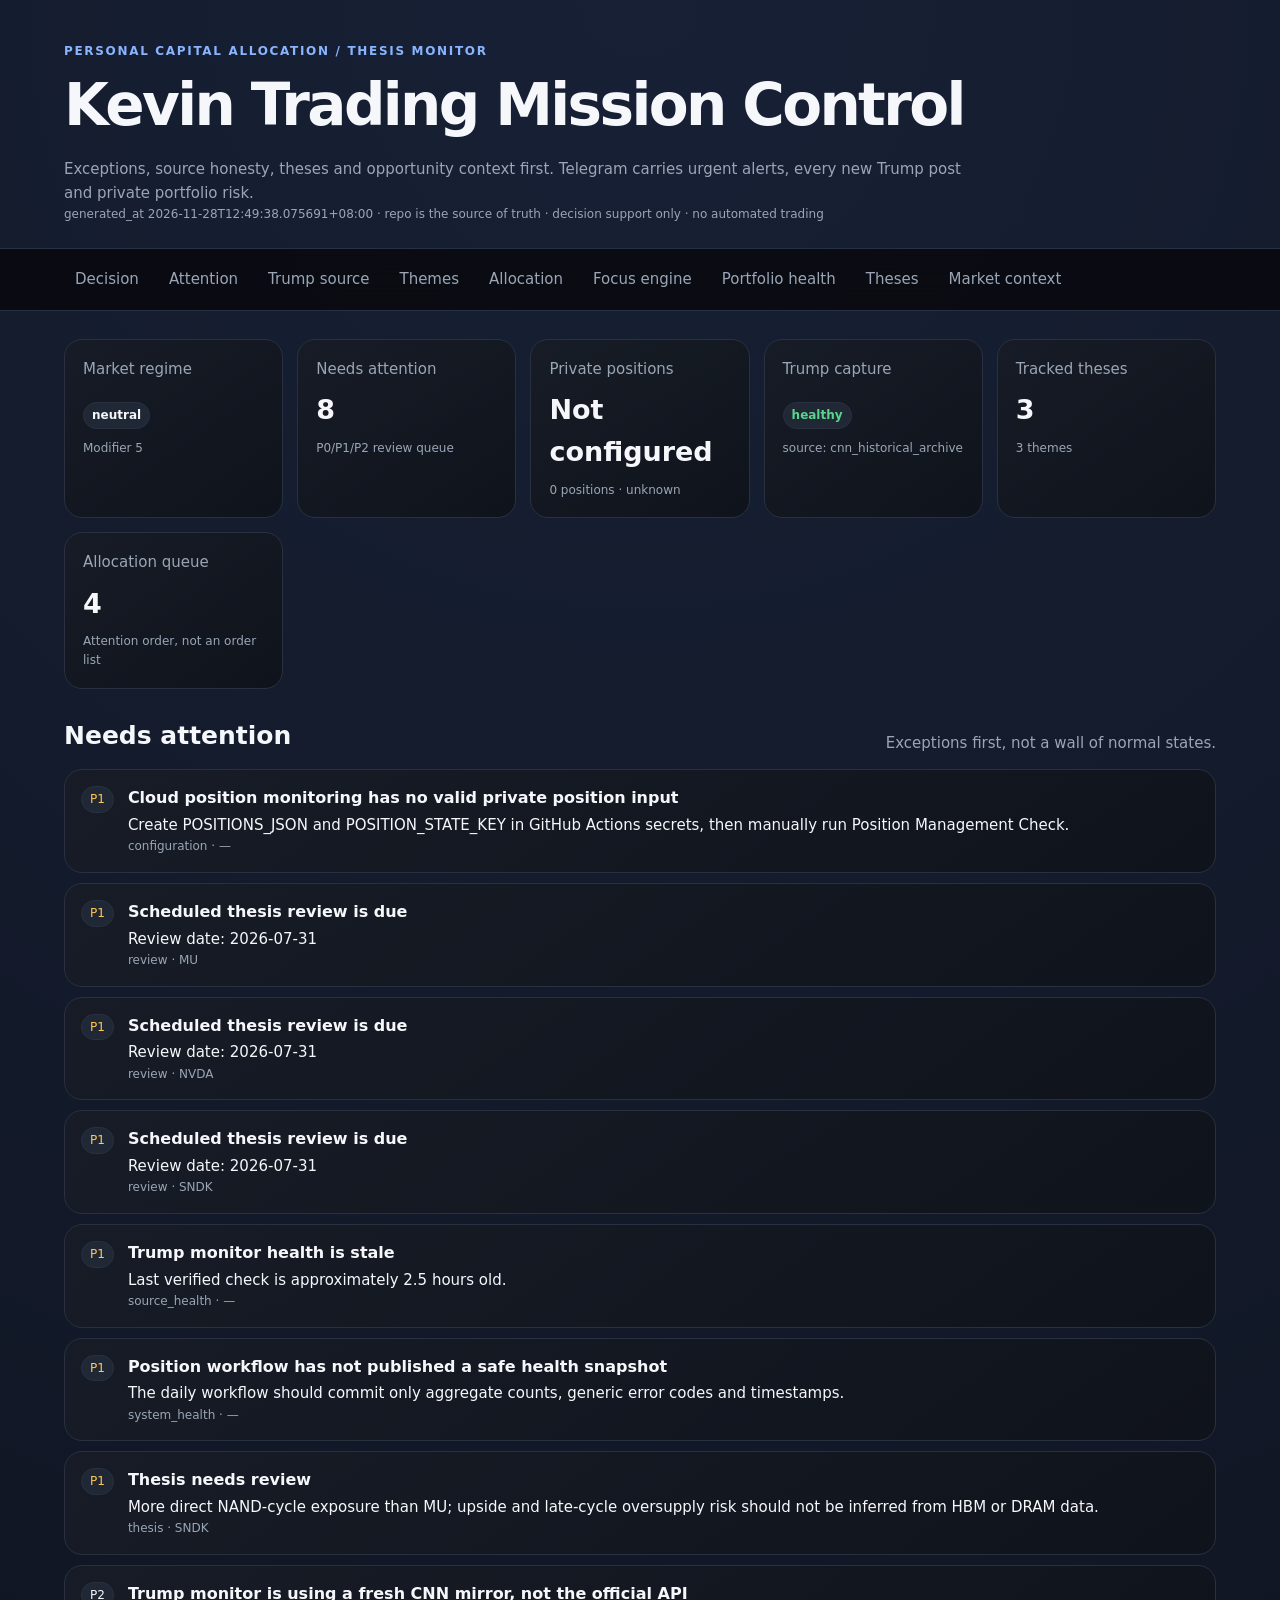
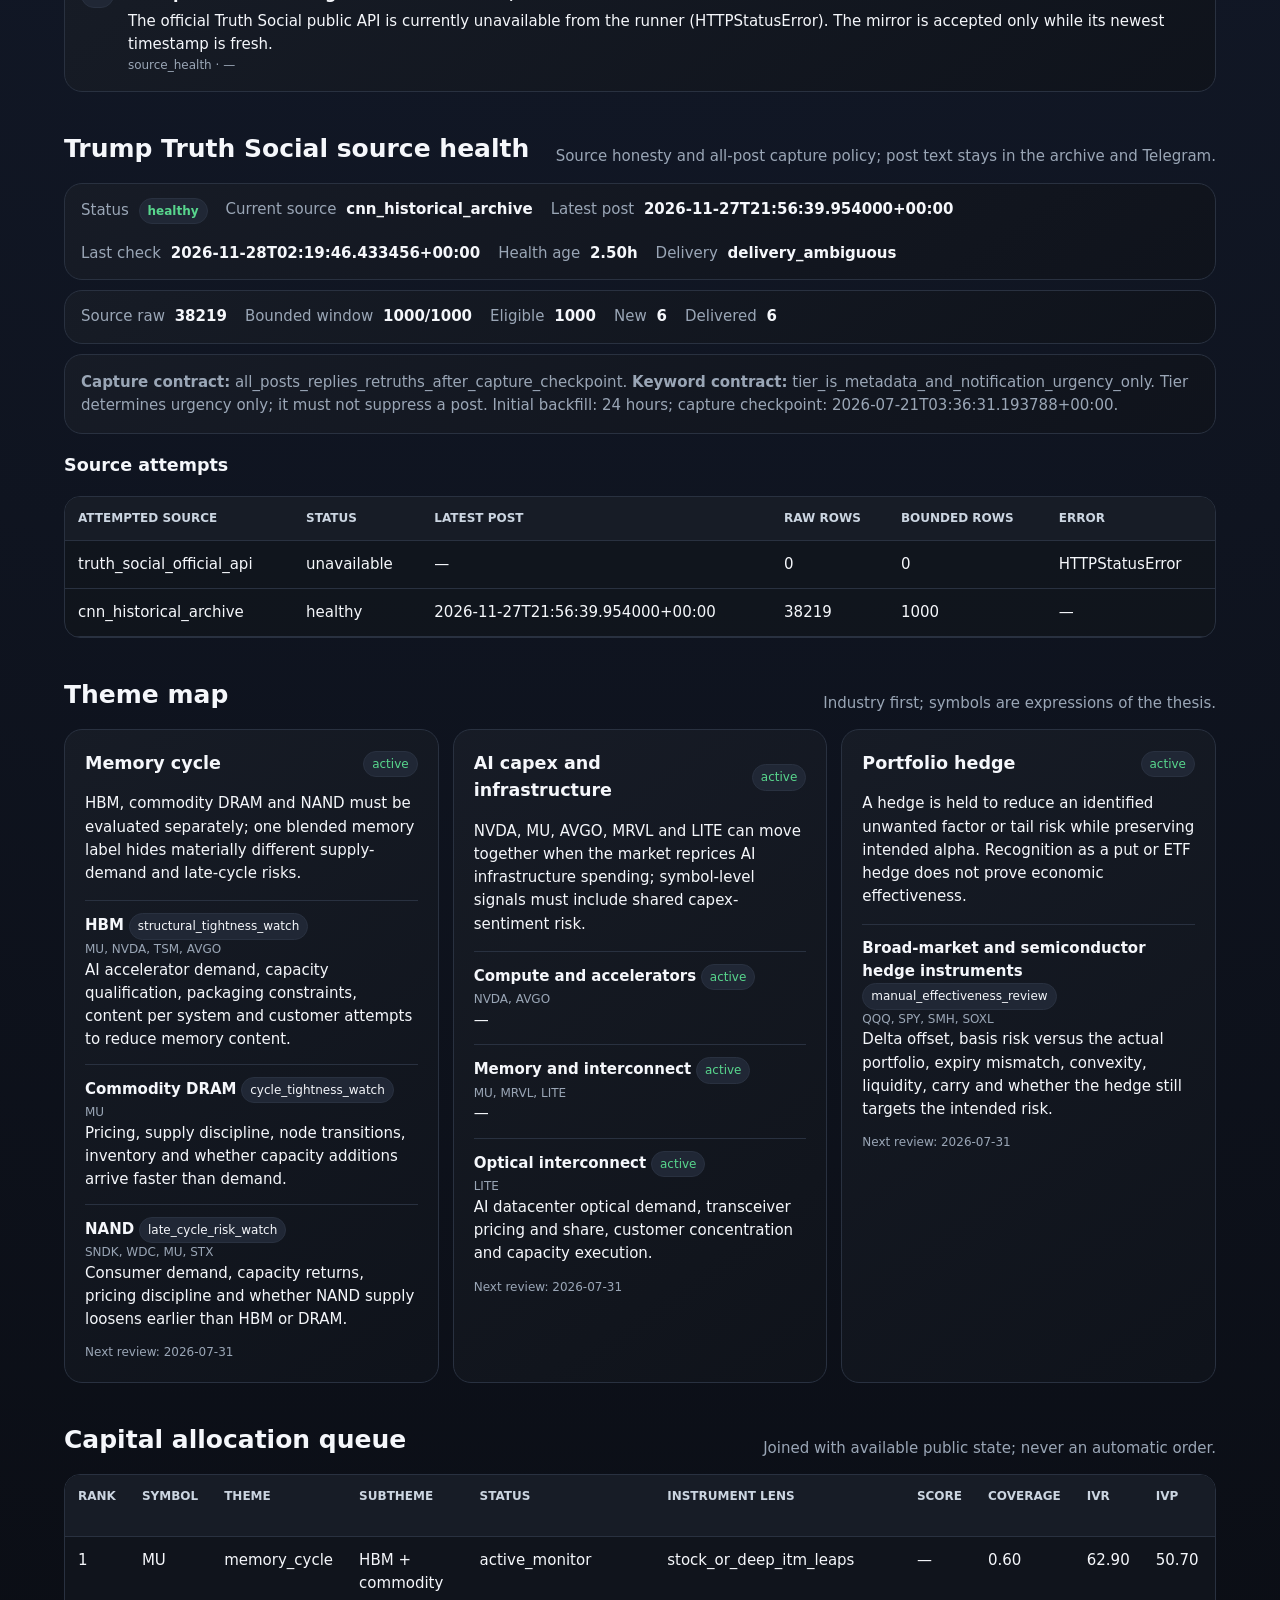
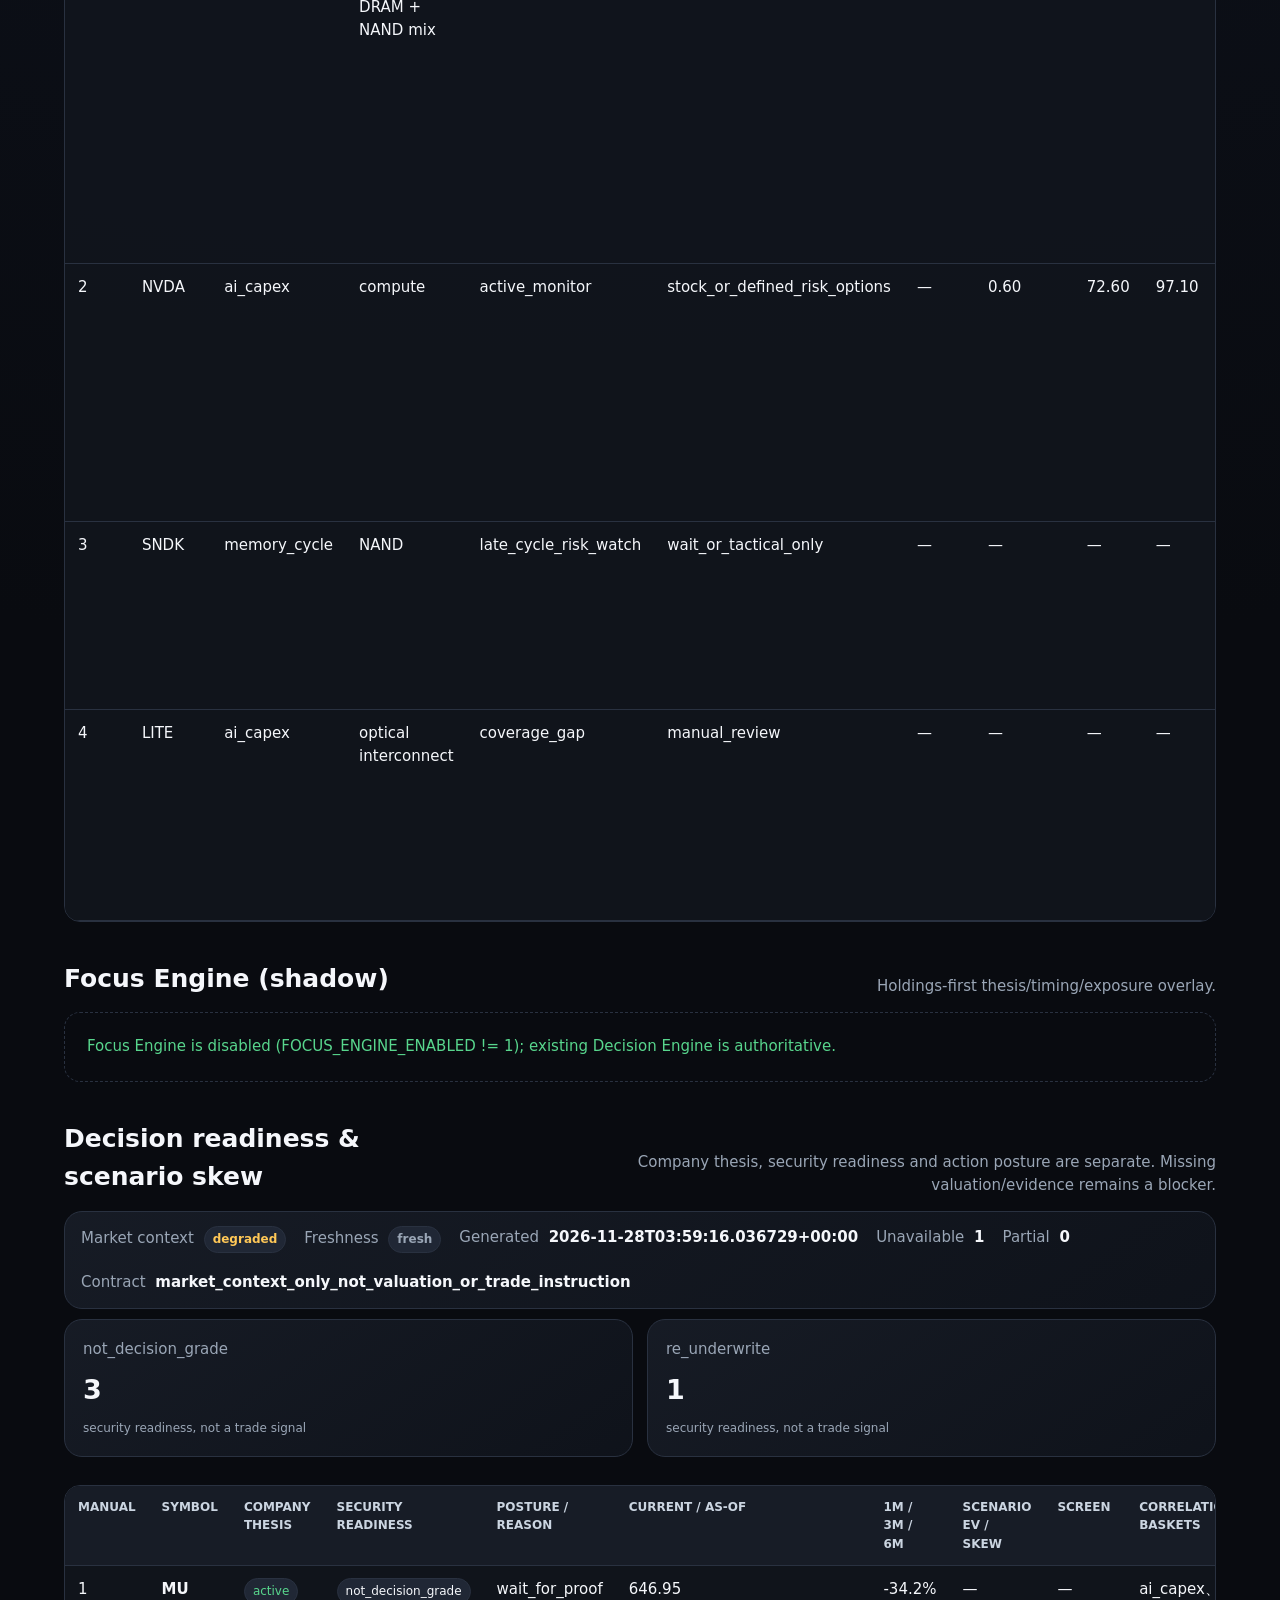
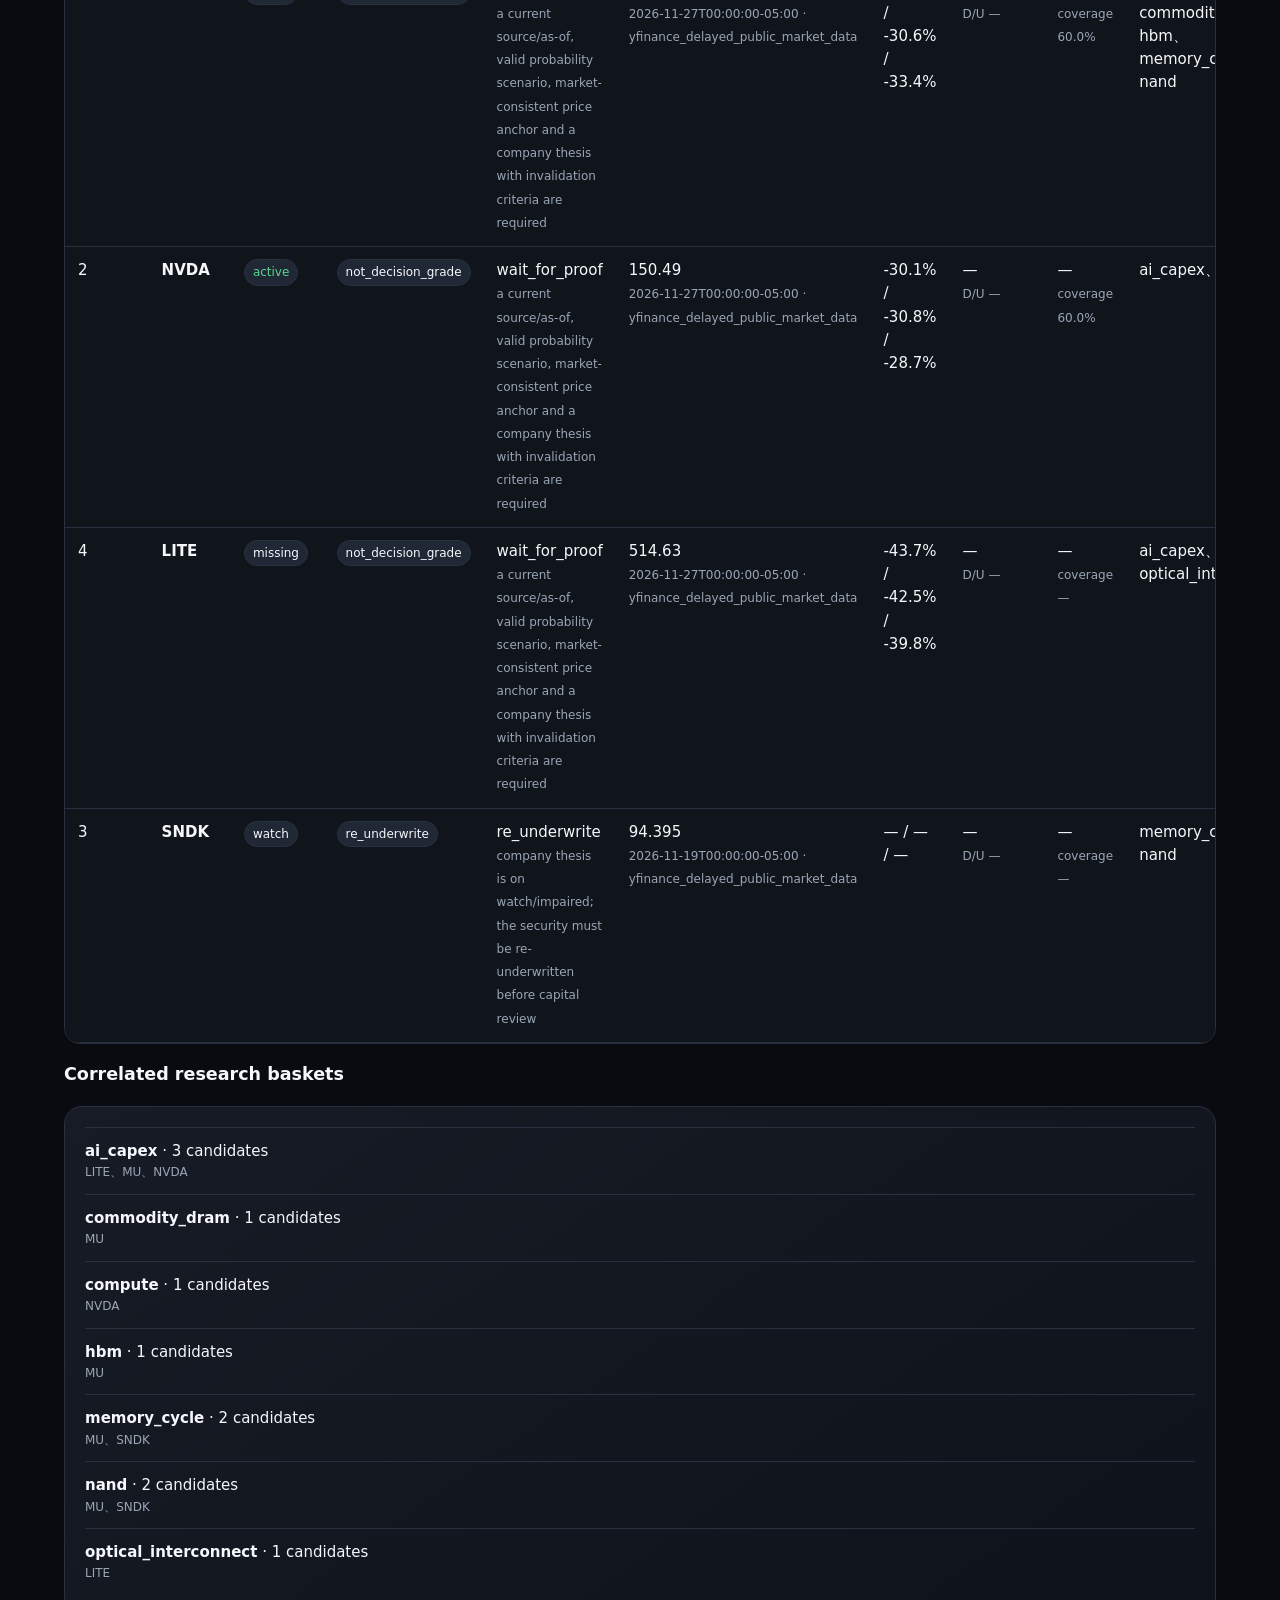
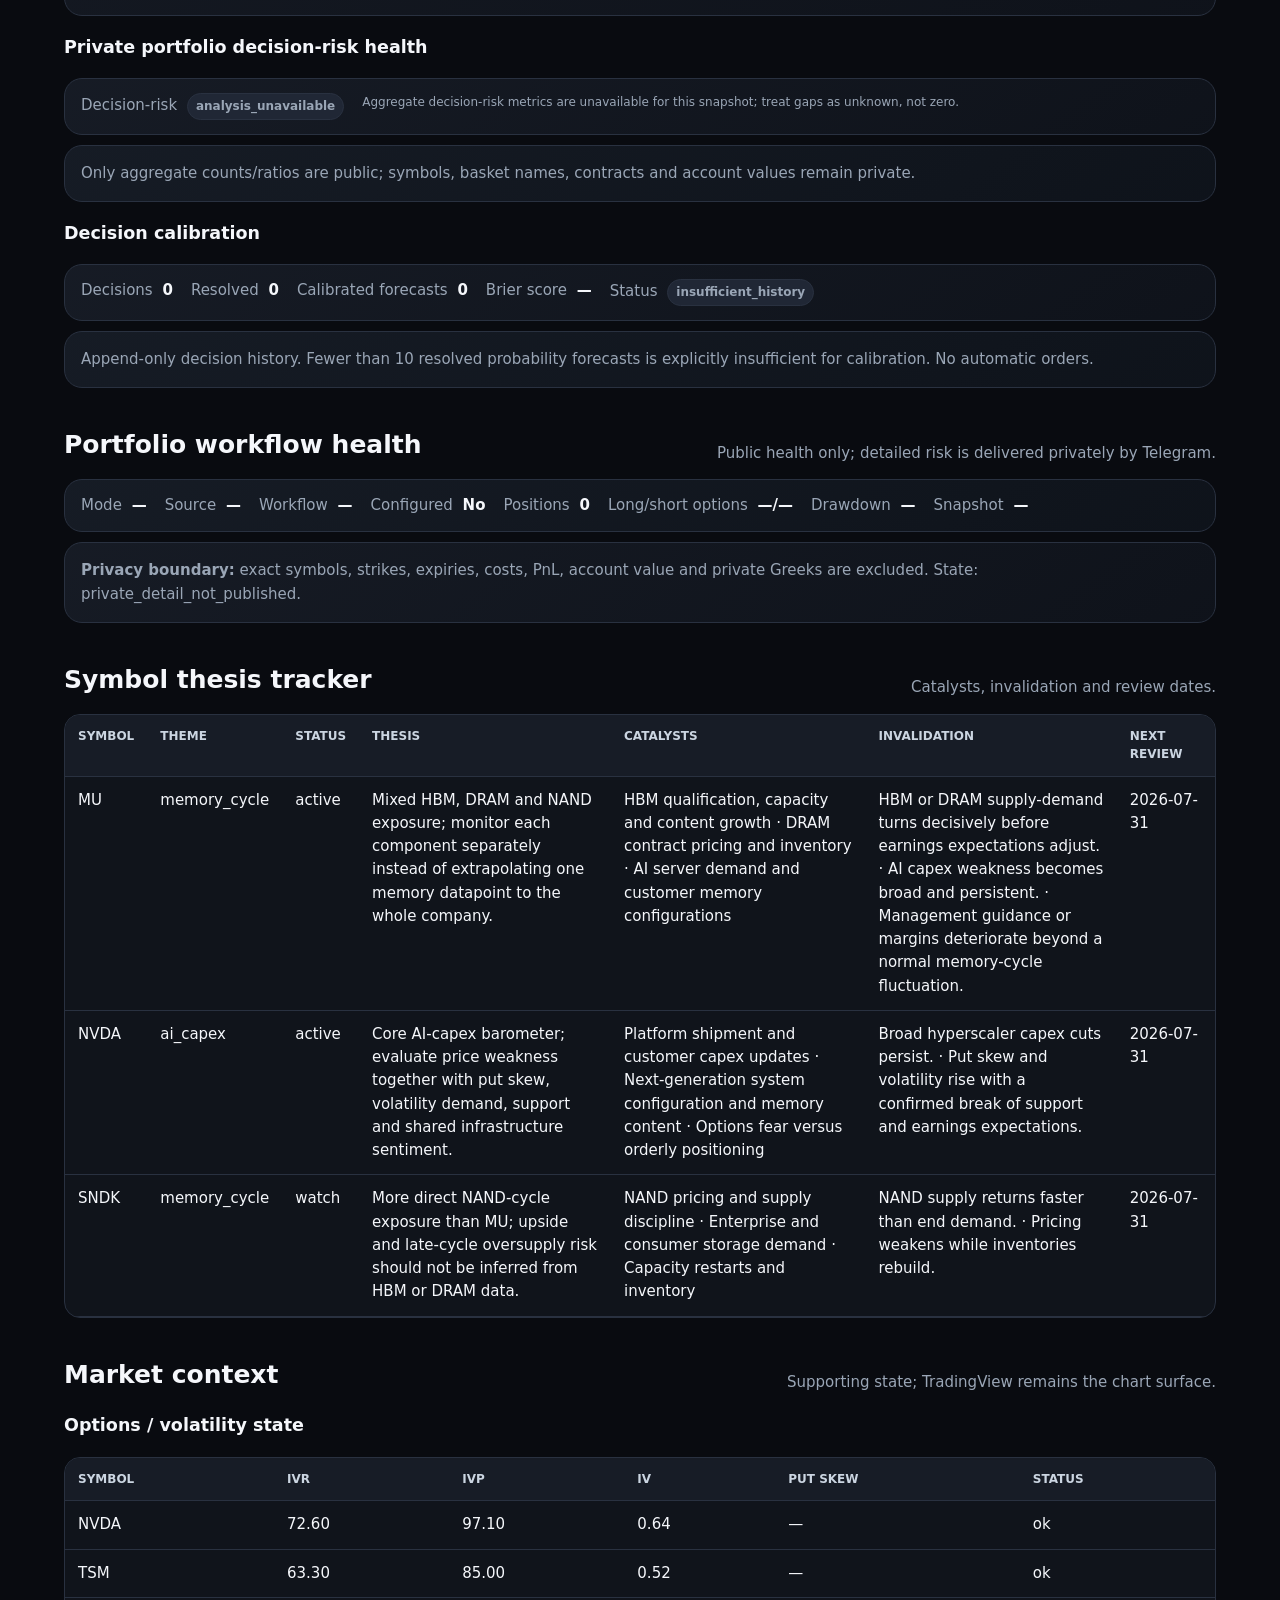
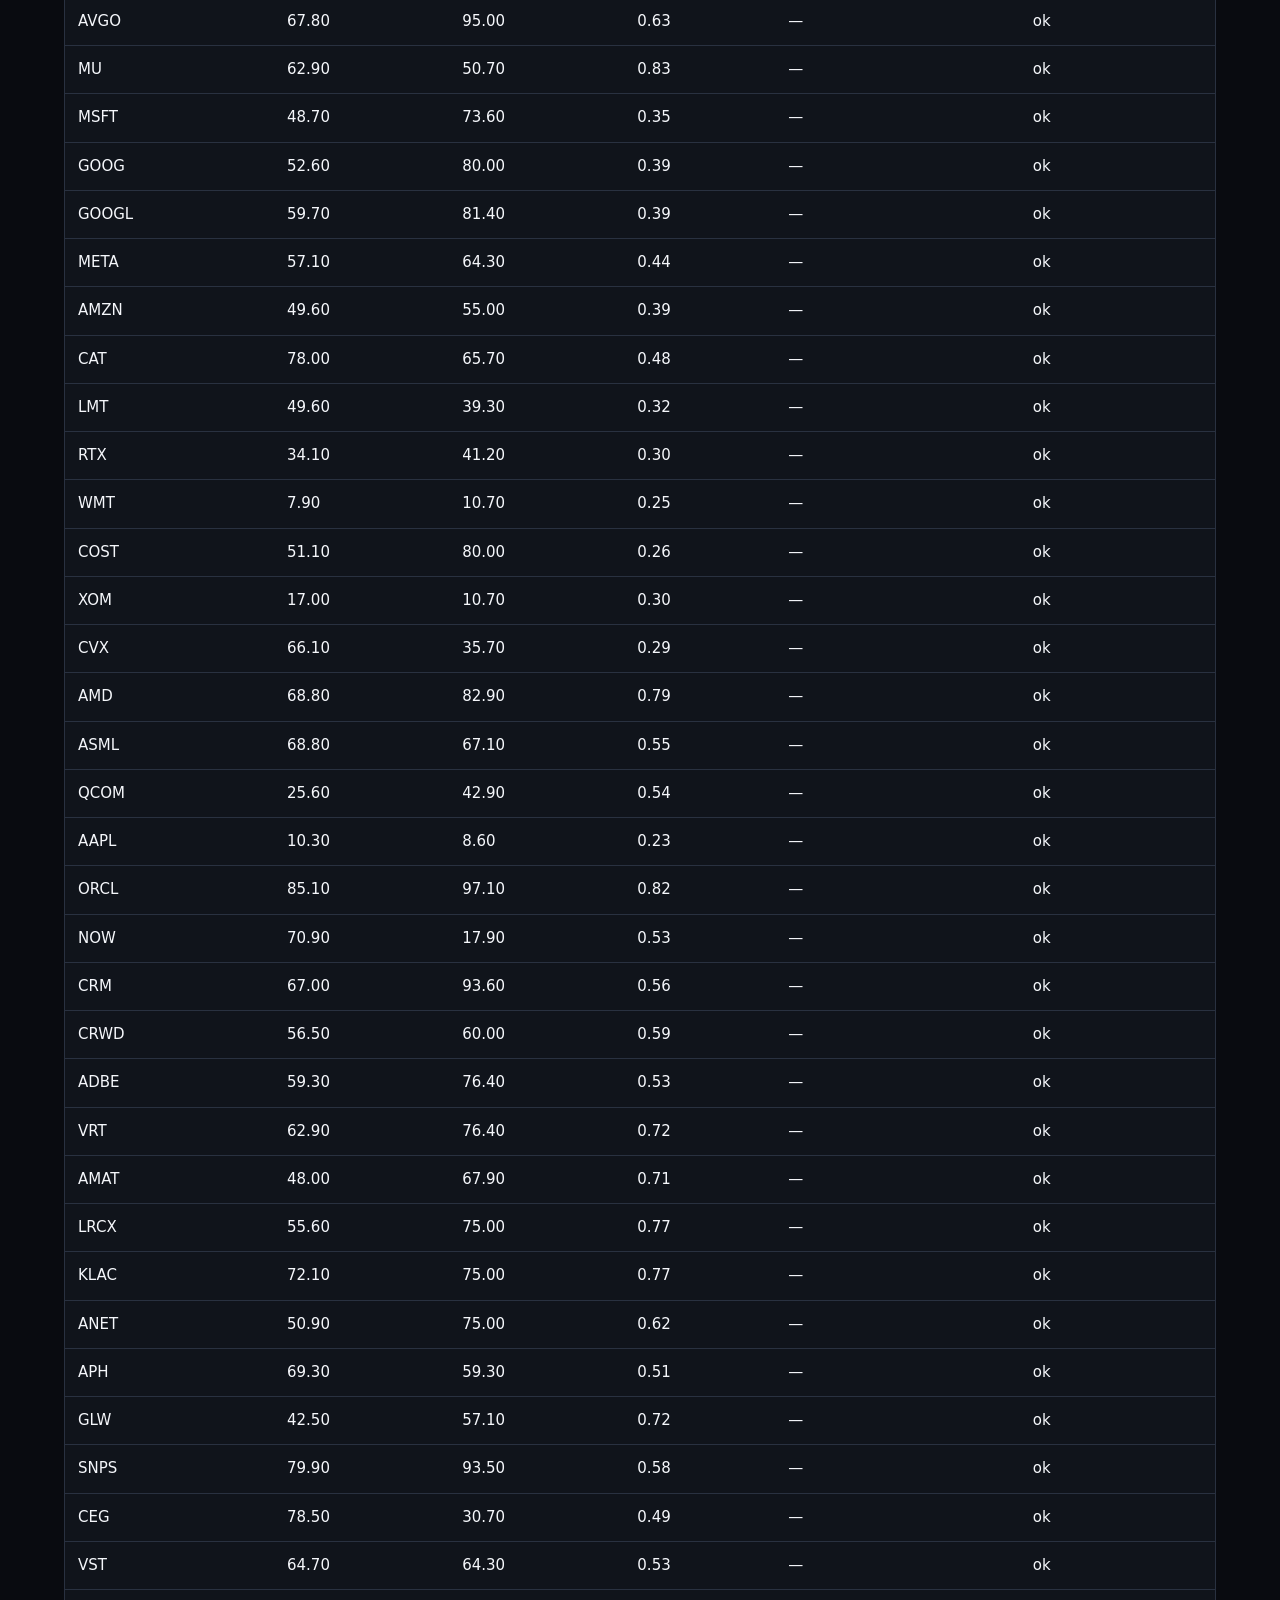
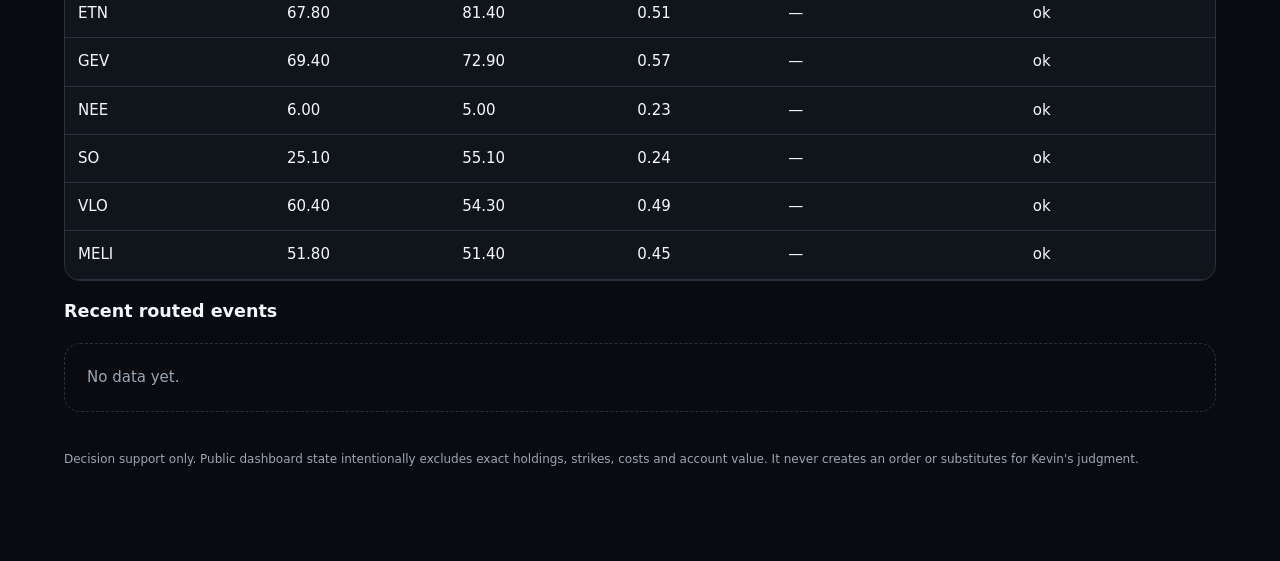
<file: public/dashboard/index.html>
<!doctype html>
<html lang="zh-Hant"><head><meta charset="utf-8"><meta name="viewport" content="width=device-width,initial-scale=1">
<title>Kevin Trading Mission Control</title><style>
:root{color-scheme:dark;--bg:#090b10;--panel:#11151d;--panel2:#171c26;--line:#293140;--text:#f5f7fb;--muted:#9aa6b6;--accent:#8ab4ff;--red:#ff6b7a;--amber:#ffc857;--green:#58d68d}*{box-sizing:border-box}body{margin:0;background:radial-gradient(circle at top,#172035 0,#090b10 38%);color:var(--text);font:15px/1.55 Inter,ui-sans-serif,system-ui,-apple-system,BlinkMacSystemFont,"Segoe UI",sans-serif}header{padding:42px max(24px,5vw) 24px;border-bottom:1px solid var(--line)}header h1{font-size:clamp(30px,5vw,58px);letter-spacing:-.045em;margin:0 0 8px}.kicker{color:var(--accent);font-weight:700;text-transform:uppercase;letter-spacing:.14em;font-size:12px}.subtitle{color:var(--muted);max-width:900px}.meta,.muted,.attention-meta{color:var(--muted);font-size:12px}nav{position:sticky;top:0;z-index:5;display:flex;gap:8px;overflow:auto;padding:12px max(24px,5vw);background:rgba(9,11,16,.9);backdrop-filter:blur(18px);border-bottom:1px solid var(--line)}nav a{color:var(--muted);text-decoration:none;padding:7px 11px;border-radius:999px;white-space:nowrap}nav a:hover{color:var(--text);background:var(--panel2)}main{padding:28px max(24px,5vw) 80px}.cards{display:grid;grid-template-columns:repeat(auto-fit,minmax(190px,1fr));gap:14px;margin-bottom:28px}.card,.theme-card,.attention-item,.account-strip,.privacy-note{background:linear-gradient(145deg,rgba(23,28,38,.95),rgba(15,19,27,.95));border:1px solid var(--line);border-radius:18px}.card{padding:18px}.card-label,.card-note{color:var(--muted)}.card-value{font-size:27px;font-weight:750;margin:8px 0}.card-note{font-size:12px}section{margin:24px 0 38px;scroll-margin-top:80px}.section-head{display:flex;align-items:end;justify-content:space-between;gap:24px;margin-bottom:14px}.section-head h2{font-size:25px;margin:0}.section-head p{margin:0;color:var(--muted);text-align:right}.attention-list{display:grid;gap:10px}.attention-item{display:grid;grid-template-columns:auto 1fr;gap:14px;padding:16px}.attention-title{font-weight:750;font-size:16px}.attention-detail{margin-top:3px}.badge{display:inline-flex;border:1px solid var(--line);border-radius:999px;padding:3px 8px;font-size:12px;background:#202735}.badge.p0,.badge.failed,.badge.broken,.badge.unavailable{color:var(--red)}.badge.p1,.badge.degraded,.badge.stale{color:var(--amber)}.badge.active,.badge.healthy,.badge.risk-on{color:var(--green)}.theme-grid{display:grid;grid-template-columns:repeat(auto-fit,minmax(300px,1fr));gap:14px}.theme-card{padding:20px}.theme-title{display:flex;justify-content:space-between;align-items:center;gap:12px}.theme-title h3{margin:0}.subtheme{border-top:1px solid var(--line);padding:12px 0}.table-wrap{overflow:auto;border:1px solid var(--line);border-radius:16px;background:rgba(17,21,29,.92)}table{width:100%;border-collapse:collapse;min-width:900px}th,td{padding:12px 13px;border-bottom:1px solid var(--line);text-align:left;vertical-align:top}th{position:sticky;top:0;background:#171c26;color:#cbd5e1;font-size:12px;text-transform:uppercase}td{max-width:380px}.empty,.ok-state{padding:22px;border:1px dashed var(--line);border-radius:16px;color:var(--muted)}.ok-state{color:var(--green)}.account-strip{display:flex;flex-wrap:wrap;gap:18px;padding:14px 16px;margin-bottom:10px}.account-strip span{color:var(--muted)}.account-strip strong{color:var(--text);margin-left:5px}.privacy-note{padding:16px;margin-top:10px;color:var(--muted)}@media(max-width:760px){.section-head{align-items:start;flex-direction:column}.section-head p{text-align:left}.cards{grid-template-columns:1fr}.card-value{font-size:22px}}
</style></head><body>
<header><div class="kicker">Personal capital allocation / thesis monitor</div><h1>Kevin Trading Mission Control</h1>
<div class="subtitle">Exceptions, source honesty, theses and opportunity context first. Telegram carries urgent alerts, every new Trump post and private portfolio risk.</div>
<div class="meta">generated_at 2026-11-28T12:49:38.075691+08:00 · repo is the source of truth · decision support only · no automated trading</div></header>
<nav><a href="#decision">Decision</a><a href="#attention">Attention</a><a href="#trump">Trump source</a><a href="#themes">Themes</a><a href="#allocation">Allocation</a><a href="#focus">Focus engine</a><a href="#positions">Portfolio health</a><a href="#theses">Theses</a><a href="#context">Market context</a></nav>
<main><div class="cards"><article class="card"><div class="card-label">Market regime</div><div class="card-value"><span class="badge neutral">neutral</span></div><div class="card-note">Modifier 5</div></article><article class="card"><div class="card-label">Needs attention</div><div class="card-value">8</div><div class="card-note">P0/P1/P2 review queue</div></article><article class="card"><div class="card-label">Private positions</div><div class="card-value">Not configured</div><div class="card-note">0 positions · unknown</div></article><article class="card"><div class="card-label">Trump capture</div><div class="card-value"><span class="badge healthy">healthy</span></div><div class="card-note">source: cnn_historical_archive</div></article><article class="card"><div class="card-label">Tracked theses</div><div class="card-value">3</div><div class="card-note">3 themes</div></article><article class="card"><div class="card-label">Allocation queue</div><div class="card-value">4</div><div class="card-note">Attention order, not an order list</div></article></div><section id="attention"><div class="section-head"><h2>Needs attention</h2><p>Exceptions first, not a wall of normal states.</p></div><div class="attention-list"><article class="attention-item"><div><span class="badge p1">P1</span></div><div class="attention-copy"><div class="attention-title">Cloud position monitoring has no valid private position input</div><div class="attention-detail">Create POSITIONS_JSON and POSITION_STATE_KEY in GitHub Actions secrets, then manually run Position Management Check.</div><div class="attention-meta">configuration · —</div></div></article><article class="attention-item"><div><span class="badge p1">P1</span></div><div class="attention-copy"><div class="attention-title">Scheduled thesis review is due</div><div class="attention-detail">Review date: 2026-07-31</div><div class="attention-meta">review · MU</div></div></article><article class="attention-item"><div><span class="badge p1">P1</span></div><div class="attention-copy"><div class="attention-title">Scheduled thesis review is due</div><div class="attention-detail">Review date: 2026-07-31</div><div class="attention-meta">review · NVDA</div></div></article><article class="attention-item"><div><span class="badge p1">P1</span></div><div class="attention-copy"><div class="attention-title">Scheduled thesis review is due</div><div class="attention-detail">Review date: 2026-07-31</div><div class="attention-meta">review · SNDK</div></div></article><article class="attention-item"><div><span class="badge p1">P1</span></div><div class="attention-copy"><div class="attention-title">Trump monitor health is stale</div><div class="attention-detail">Last verified check is approximately 2.5 hours old.</div><div class="attention-meta">source_health · —</div></div></article><article class="attention-item"><div><span class="badge p1">P1</span></div><div class="attention-copy"><div class="attention-title">Position workflow has not published a safe health snapshot</div><div class="attention-detail">The daily workflow should commit only aggregate counts, generic error codes and timestamps.</div><div class="attention-meta">system_health · —</div></div></article><article class="attention-item"><div><span class="badge p1">P1</span></div><div class="attention-copy"><div class="attention-title">Thesis needs review</div><div class="attention-detail">More direct NAND-cycle exposure than MU; upside and late-cycle oversupply risk should not be inferred from HBM or DRAM data.</div><div class="attention-meta">thesis · SNDK</div></div></article><article class="attention-item"><div><span class="badge p2">P2</span></div><div class="attention-copy"><div class="attention-title">Trump monitor is using a fresh CNN mirror, not the official API</div><div class="attention-detail">The official Truth Social public API is currently unavailable from the runner (HTTPStatusError). The mirror is accepted only while its newest timestamp is fresh.</div><div class="attention-meta">source_health · —</div></div></article></div></section><section id="trump"><div class="section-head"><h2>Trump Truth Social source health</h2><p>Source honesty and all-post capture policy; post text stays in the archive and Telegram.</p></div><div class="account-strip"><span>Status <strong><span class="badge healthy">healthy</span></strong></span><span>Current source <strong>cnn_historical_archive</strong></span><span>Latest post <strong>2026-11-27T21:56:39.954000+00:00</strong></span><span>Last check <strong>2026-11-28T02:19:46.433456+00:00</strong></span><span>Health age <strong>2.50h</strong></span><span>Delivery <strong>delivery_ambiguous</strong></span></div><div class="account-strip"><span>Source raw <strong>38219</strong></span><span>Bounded window <strong>1000/1000</strong></span><span>Eligible <strong>1000</strong></span><span>New <strong>6</strong></span><span>Delivered <strong>6</strong></span></div><div class="privacy-note"><strong>Capture contract:</strong> all_posts_replies_retruths_after_capture_checkpoint. <strong>Keyword contract:</strong> tier_is_metadata_and_notification_urgency_only. Tier determines urgency only; it must not suppress a post. Initial backfill: 24 hours; capture checkpoint: 2026-07-21T03:36:31.193788+00:00.</div><h3>Source attempts</h3><div class="table-wrap"><table><thead><tr><th>Attempted source</th><th>Status</th><th>Latest post</th><th>Raw rows</th><th>Bounded rows</th><th>Error</th></tr></thead><tbody><tr><td>truth_social_official_api</td><td>unavailable</td><td>—</td><td>0</td><td>0</td><td>HTTPStatusError</td></tr><tr><td>cnn_historical_archive</td><td>healthy</td><td>2026-11-27T21:56:39.954000+00:00</td><td>38219</td><td>1000</td><td>—</td></tr></tbody></table></div></section><section id="themes"><div class="section-head"><h2>Theme map</h2><p>Industry first; symbols are expressions of the thesis.</p></div><div class="theme-grid"><article class="theme-card"><div class="theme-title"><h3>Memory cycle</h3><span class="badge active">active</span></div><p>HBM, commodity DRAM and NAND must be evaluated separately; one blended memory label hides materially different supply-demand and late-cycle risks.</p><div class="subtheme"><div><strong>HBM</strong> <span class="badge structural-tightness-watch">structural_tightness_watch</span></div><div class="muted">MU, NVDA, TSM, AVGO</div><div>AI accelerator demand, capacity qualification, packaging constraints, content per system and customer attempts to reduce memory content.</div></div><div class="subtheme"><div><strong>Commodity DRAM</strong> <span class="badge cycle-tightness-watch">cycle_tightness_watch</span></div><div class="muted">MU</div><div>Pricing, supply discipline, node transitions, inventory and whether capacity additions arrive faster than demand.</div></div><div class="subtheme"><div><strong>NAND</strong> <span class="badge late-cycle-risk-watch">late_cycle_risk_watch</span></div><div class="muted">SNDK, WDC, MU, STX</div><div>Consumer demand, capacity returns, pricing discipline and whether NAND supply loosens earlier than HBM or DRAM.</div></div><div class="muted">Next review: 2026-07-31</div></article><article class="theme-card"><div class="theme-title"><h3>AI capex and infrastructure</h3><span class="badge active">active</span></div><p>NVDA, MU, AVGO, MRVL and LITE can move together when the market reprices AI infrastructure spending; symbol-level signals must include shared capex-sentiment risk.</p><div class="subtheme"><div><strong>Compute and accelerators</strong> <span class="badge active">active</span></div><div class="muted">NVDA, AVGO</div><div>—</div></div><div class="subtheme"><div><strong>Memory and interconnect</strong> <span class="badge active">active</span></div><div class="muted">MU, MRVL, LITE</div><div>—</div></div><div class="subtheme"><div><strong>Optical interconnect</strong> <span class="badge active">active</span></div><div class="muted">LITE</div><div>AI datacenter optical demand, transceiver pricing and share, customer concentration and capacity execution.</div></div><div class="muted">Next review: 2026-07-31</div></article><article class="theme-card"><div class="theme-title"><h3>Portfolio hedge</h3><span class="badge active">active</span></div><p>A hedge is held to reduce an identified unwanted factor or tail risk while preserving intended alpha. Recognition as a put or ETF hedge does not prove economic effectiveness.</p><div class="subtheme"><div><strong>Broad-market and semiconductor hedge instruments</strong> <span class="badge manual-effectiveness-review">manual_effectiveness_review</span></div><div class="muted">QQQ, SPY, SMH, SOXL</div><div>Delta offset, basis risk versus the actual portfolio, expiry mismatch, convexity, liquidity, carry and whether the hedge still targets the intended risk.</div></div><div class="muted">Next review: 2026-07-31</div></article></div></section><section id="allocation"><div class="section-head"><h2>Capital allocation queue</h2><p>Joined with available public state; never an automatic order.</p></div><div class="table-wrap"><table><thead><tr><th>Rank</th><th>Symbol</th><th>Theme</th><th>Subtheme</th><th>Status</th><th>Instrument lens</th><th>Score</th><th>Coverage</th><th>IVR</th><th>IVP</th><th>Review trigger</th><th>Invalidation</th></tr></thead><tbody><tr><td>1</td><td>MU</td><td>memory_cycle</td><td>HBM + commodity DRAM + NAND mix</td><td>active_monitor</td><td>stock_or_deep_itm_leaps</td><td>—</td><td>0.60</td><td>62.90</td><td>50.70</td><td>Manual review of valuation, earnings expectations, price structure and whether options-market fear confirms or rejects the move.</td><td>HBM/DRAM supply-demand or AI-capex assumptions deteriorate materially.</td></tr><tr><td>2</td><td>NVDA</td><td>ai_capex</td><td>compute</td><td>active_monitor</td><td>stock_or_defined_risk_options</td><td>—</td><td>0.60</td><td>72.60</td><td>97.10</td><td>Review price support together with volatility demand, put skew and earnings expectations rather than price alone.</td><td>Broad, persistent capex cuts or a confirmed options-fear and earnings breakdown.</td></tr><tr><td>3</td><td>SNDK</td><td>memory_cycle</td><td>NAND</td><td>late_cycle_risk_watch</td><td>wait_or_tactical_only</td><td>—</td><td>—</td><td>—</td><td>—</td><td>Require NAND pricing, inventory and capacity discipline to remain supportive.</td><td>Capacity returns faster than demand and NAND pricing weakens.</td></tr><tr><td>4</td><td>LITE</td><td>ai_capex</td><td>optical interconnect</td><td>coverage_gap</td><td>manual_review</td><td>—</td><td>—</td><td>—</td><td>—</td><td>Add complete fundamentals, price and options coverage before relying on monitor scores.</td><td>AI optical demand or company execution deteriorates.</td></tr></tbody></table></div></section><section id="focus"><div class="section-head"><h2>Focus Engine (shadow)</h2><p>Holdings-first thesis/timing/exposure overlay.</p></div><div class="ok-state">Focus Engine is disabled (FOCUS_ENGINE_ENABLED != 1); existing Decision Engine is authoritative.</div></section><!-- decision-layer:start --><section id="decision"><div class="section-head"><h2>Decision readiness & scenario skew</h2><p>Company thesis, security readiness and action posture are separate. Missing valuation/evidence remains a blocker.</p></div><div class="account-strip"><span>Market context <strong><span class="badge degraded">degraded</span></strong></span><span>Freshness <strong><span class="badge fresh">fresh</span></strong></span><span>Generated <strong>2026-11-28T03:59:16.036729+00:00</strong></span><span>Unavailable <strong>1</strong></span><span>Partial <strong>0</strong></span><span>Contract <strong>market_context_only_not_valuation_or_trade_instruction</strong></span></div><div class="cards"><article class="card"><div class="card-label">not_decision_grade</div><div class="card-value">3</div><div class="card-note">security readiness, not a trade signal</div></article><article class="card"><div class="card-label">re_underwrite</div><div class="card-value">1</div><div class="card-note">security readiness, not a trade signal</div></article></div><div class="table-wrap"><table><thead><tr><th>Manual</th><th>Symbol</th><th>Company thesis</th><th>Security readiness</th><th>Posture / reason</th><th>Current / as-of</th><th>1M / 3M / 6M</th><th>Scenario EV / skew</th><th>Screen</th><th>Correlation baskets</th><th>Blocking gaps</th></tr></thead><tbody><tr><td>1</td><td><strong>MU</strong></td><td><span class="badge active">active</span></td><td><span class="badge not-decision-grade">not_decision_grade</span></td><td>wait_for_proof<br><span class="muted">a current source/as-of, valid probability scenario, market-consistent price anchor and a company thesis with invalidation criteria are required</span></td><td>646.95<br><span class="muted">2026-11-27T00:00:00-05:00 · yfinance_delayed_public_market_data</span></td><td>-34.2% / -30.6% / -33.4%</td><td>—<br><span class="muted">D/U —</span></td><td>—<br><span class="muted">coverage 60.0%</span></td><td>ai_capex、commodity_dram、hbm、memory_cycle、nand</td><td>catalyst_not_future、complete_screen_score_missing、evidence_quality_not_reviewable、evidence_stale_vs_market、scenario_missing、threshold_origin_unapproved、watchlist_coverage_below_80pct</td></tr><tr><td>2</td><td><strong>NVDA</strong></td><td><span class="badge active">active</span></td><td><span class="badge not-decision-grade">not_decision_grade</span></td><td>wait_for_proof<br><span class="muted">a current source/as-of, valid probability scenario, market-consistent price anchor and a company thesis with invalidation criteria are required</span></td><td>150.49<br><span class="muted">2026-11-27T00:00:00-05:00 · yfinance_delayed_public_market_data</span></td><td>-30.1% / -30.8% / -28.7%</td><td>—<br><span class="muted">D/U —</span></td><td>—<br><span class="muted">coverage 60.0%</span></td><td>ai_capex、compute</td><td>catalyst_not_future、complete_screen_score_missing、evidence_quality_not_reviewable、evidence_stale_vs_market、scenario_missing、threshold_origin_unapproved、watchlist_coverage_below_80pct</td></tr><tr><td>4</td><td><strong>LITE</strong></td><td><span class="badge missing">missing</span></td><td><span class="badge not-decision-grade">not_decision_grade</span></td><td>wait_for_proof<br><span class="muted">a current source/as-of, valid probability scenario, market-consistent price anchor and a company thesis with invalidation criteria are required</span></td><td>514.63<br><span class="muted">2026-11-27T00:00:00-05:00 · yfinance_delayed_public_market_data</span></td><td>-43.7% / -42.5% / -39.8%</td><td>—<br><span class="muted">D/U —</span></td><td>—<br><span class="muted">coverage —</span></td><td>ai_capex、optical_interconnect</td><td>catalyst_not_future、complete_screen_score_missing、evidence_quality_not_reviewable、evidence_stale_vs_market、scenario_missing、symbol_thesis_missing、thesis_invalidation_missing、thesis_next_review_missing、threshold_origin_unapproved、watchlist_coverage_missing</td></tr><tr><td>3</td><td><strong>SNDK</strong></td><td><span class="badge watch">watch</span></td><td><span class="badge re-underwrite">re_underwrite</span></td><td>re_underwrite<br><span class="muted">company thesis is on watch/impaired; the security must be re-underwritten before capital review</span></td><td>94.395<br><span class="muted">2026-11-19T00:00:00-05:00 · yfinance_delayed_public_market_data</span></td><td>— / — / —</td><td>—<br><span class="muted">D/U —</span></td><td>—<br><span class="muted">coverage —</span></td><td>memory_cycle、nand</td><td>catalyst_not_future、complete_screen_score_missing、evidence_quality_not_reviewable、evidence_stale_vs_market、market_context_stale、market_context_unhealthy、scenario_missing、threshold_origin_unapproved、watchlist_coverage_missing</td></tr></tbody></table></div><h3>Correlated research baskets</h3><div class="theme-card"><div class="subtheme"><strong>ai_capex</strong> · 3 candidates<div class="muted">LITE、MU、NVDA</div></div><div class="subtheme"><strong>commodity_dram</strong> · 1 candidates<div class="muted">MU</div></div><div class="subtheme"><strong>compute</strong> · 1 candidates<div class="muted">NVDA</div></div><div class="subtheme"><strong>hbm</strong> · 1 candidates<div class="muted">MU</div></div><div class="subtheme"><strong>memory_cycle</strong> · 2 candidates<div class="muted">MU、SNDK</div></div><div class="subtheme"><strong>nand</strong> · 2 candidates<div class="muted">MU、SNDK</div></div><div class="subtheme"><strong>optical_interconnect</strong> · 1 candidates<div class="muted">LITE</div></div></div><h3>Private portfolio decision-risk health</h3><div class="account-strip"><span>Decision-risk <strong><span class="badge analysis-unavailable">analysis_unavailable</span></strong></span><span class="muted">Aggregate decision-risk metrics are unavailable for this snapshot; treat gaps as unknown, not zero.</span></div><div class="privacy-note">Only aggregate counts/ratios are public; symbols, basket names, contracts and account values remain private.</div><h3>Decision calibration</h3><div class="account-strip"><span>Decisions <strong>0</strong></span><span>Resolved <strong>0</strong></span><span>Calibrated forecasts <strong>0</strong></span><span>Brier score <strong>—</strong></span><span>Status <strong><span class="badge insufficient-history">insufficient_history</span></strong></span></div><div class="privacy-note">Append-only decision history. Fewer than 10 resolved probability forecasts is explicitly insufficient for calibration. No automatic orders.</div></section><!-- decision-layer:end --><section id="positions"><div class="section-head"><h2>Portfolio workflow health</h2><p>Public health only; detailed risk is delivered privately by Telegram.</p></div><div class="account-strip"><span>Mode <strong>—</strong></span><span>Source <strong>—</strong></span><span>Workflow <strong>—</strong></span><span>Configured <strong>No</strong></span><span>Positions <strong>0</strong></span><span>Long/short options <strong>—/—</strong></span><span>Drawdown <strong>—</strong></span><span>Snapshot <strong>—</strong></span></div><div class="privacy-note"><strong>Privacy boundary:</strong> exact symbols, strikes, expiries, costs, PnL, account value and private Greeks are excluded. State: private_detail_not_published.</div></section><section id="theses"><div class="section-head"><h2>Symbol thesis tracker</h2><p>Catalysts, invalidation and review dates.</p></div><div class="table-wrap"><table><thead><tr><th>Symbol</th><th>Theme</th><th>Status</th><th>Thesis</th><th>Catalysts</th><th>Invalidation</th><th>Next review</th></tr></thead><tbody><tr><td>MU</td><td>memory_cycle</td><td>active</td><td>Mixed HBM, DRAM and NAND exposure; monitor each component separately instead of extrapolating one memory datapoint to the whole company.</td><td>HBM qualification, capacity and content growth · DRAM contract pricing and inventory · AI server demand and customer memory configurations</td><td>HBM or DRAM supply-demand turns decisively before earnings expectations adjust. · AI capex weakness becomes broad and persistent. · Management guidance or margins deteriorate beyond a normal memory-cycle fluctuation.</td><td>2026-07-31</td></tr><tr><td>NVDA</td><td>ai_capex</td><td>active</td><td>Core AI-capex barometer; evaluate price weakness together with put skew, volatility demand, support and shared infrastructure sentiment.</td><td>Platform shipment and customer capex updates · Next-generation system configuration and memory content · Options fear versus orderly positioning</td><td>Broad hyperscaler capex cuts persist. · Put skew and volatility rise with a confirmed break of support and earnings expectations.</td><td>2026-07-31</td></tr><tr><td>SNDK</td><td>memory_cycle</td><td>watch</td><td>More direct NAND-cycle exposure than MU; upside and late-cycle oversupply risk should not be inferred from HBM or DRAM data.</td><td>NAND pricing and supply discipline · Enterprise and consumer storage demand · Capacity restarts and inventory</td><td>NAND supply returns faster than end demand. · Pricing weakens while inventories rebuild.</td><td>2026-07-31</td></tr></tbody></table></div></section><section id="context"><div class="section-head"><h2>Market context</h2><p>Supporting state; TradingView remains the chart surface.</p></div><h3>Options / volatility state</h3><div class="table-wrap"><table><thead><tr><th>Symbol</th><th>IVR</th><th>IVP</th><th>IV</th><th>Put skew</th><th>Status</th></tr></thead><tbody><tr><td>NVDA</td><td>72.60</td><td>97.10</td><td>0.64</td><td>—</td><td>ok</td></tr><tr><td>TSM</td><td>63.30</td><td>85.00</td><td>0.52</td><td>—</td><td>ok</td></tr><tr><td>AVGO</td><td>67.80</td><td>95.00</td><td>0.63</td><td>—</td><td>ok</td></tr><tr><td>MU</td><td>62.90</td><td>50.70</td><td>0.83</td><td>—</td><td>ok</td></tr><tr><td>MSFT</td><td>48.70</td><td>73.60</td><td>0.35</td><td>—</td><td>ok</td></tr><tr><td>GOOG</td><td>52.60</td><td>80.00</td><td>0.39</td><td>—</td><td>ok</td></tr><tr><td>GOOGL</td><td>59.70</td><td>81.40</td><td>0.39</td><td>—</td><td>ok</td></tr><tr><td>META</td><td>57.10</td><td>64.30</td><td>0.44</td><td>—</td><td>ok</td></tr><tr><td>AMZN</td><td>49.60</td><td>55.00</td><td>0.39</td><td>—</td><td>ok</td></tr><tr><td>CAT</td><td>78.00</td><td>65.70</td><td>0.48</td><td>—</td><td>ok</td></tr><tr><td>LMT</td><td>49.60</td><td>39.30</td><td>0.32</td><td>—</td><td>ok</td></tr><tr><td>RTX</td><td>34.10</td><td>41.20</td><td>0.30</td><td>—</td><td>ok</td></tr><tr><td>WMT</td><td>7.90</td><td>10.70</td><td>0.25</td><td>—</td><td>ok</td></tr><tr><td>COST</td><td>51.10</td><td>80.00</td><td>0.26</td><td>—</td><td>ok</td></tr><tr><td>XOM</td><td>17.00</td><td>10.70</td><td>0.30</td><td>—</td><td>ok</td></tr><tr><td>CVX</td><td>66.10</td><td>35.70</td><td>0.29</td><td>—</td><td>ok</td></tr><tr><td>AMD</td><td>68.80</td><td>82.90</td><td>0.79</td><td>—</td><td>ok</td></tr><tr><td>ASML</td><td>68.80</td><td>67.10</td><td>0.55</td><td>—</td><td>ok</td></tr><tr><td>QCOM</td><td>25.60</td><td>42.90</td><td>0.54</td><td>—</td><td>ok</td></tr><tr><td>AAPL</td><td>10.30</td><td>8.60</td><td>0.23</td><td>—</td><td>ok</td></tr><tr><td>ORCL</td><td>85.10</td><td>97.10</td><td>0.82</td><td>—</td><td>ok</td></tr><tr><td>NOW</td><td>70.90</td><td>17.90</td><td>0.53</td><td>—</td><td>ok</td></tr><tr><td>CRM</td><td>67.00</td><td>93.60</td><td>0.56</td><td>—</td><td>ok</td></tr><tr><td>CRWD</td><td>56.50</td><td>60.00</td><td>0.59</td><td>—</td><td>ok</td></tr><tr><td>ADBE</td><td>59.30</td><td>76.40</td><td>0.53</td><td>—</td><td>ok</td></tr><tr><td>VRT</td><td>62.90</td><td>76.40</td><td>0.72</td><td>—</td><td>ok</td></tr><tr><td>AMAT</td><td>48.00</td><td>67.90</td><td>0.71</td><td>—</td><td>ok</td></tr><tr><td>LRCX</td><td>55.60</td><td>75.00</td><td>0.77</td><td>—</td><td>ok</td></tr><tr><td>KLAC</td><td>72.10</td><td>75.00</td><td>0.77</td><td>—</td><td>ok</td></tr><tr><td>ANET</td><td>50.90</td><td>75.00</td><td>0.62</td><td>—</td><td>ok</td></tr><tr><td>APH</td><td>69.30</td><td>59.30</td><td>0.51</td><td>—</td><td>ok</td></tr><tr><td>GLW</td><td>42.50</td><td>57.10</td><td>0.72</td><td>—</td><td>ok</td></tr><tr><td>SNPS</td><td>79.90</td><td>93.50</td><td>0.58</td><td>—</td><td>ok</td></tr><tr><td>CEG</td><td>78.50</td><td>30.70</td><td>0.49</td><td>—</td><td>ok</td></tr><tr><td>VST</td><td>64.70</td><td>64.30</td><td>0.53</td><td>—</td><td>ok</td></tr><tr><td>ETN</td><td>67.80</td><td>81.40</td><td>0.51</td><td>—</td><td>ok</td></tr><tr><td>GEV</td><td>69.40</td><td>72.90</td><td>0.57</td><td>—</td><td>ok</td></tr><tr><td>NEE</td><td>6.00</td><td>5.00</td><td>0.23</td><td>—</td><td>ok</td></tr><tr><td>SO</td><td>25.10</td><td>55.10</td><td>0.24</td><td>—</td><td>ok</td></tr><tr><td>VLO</td><td>60.40</td><td>54.30</td><td>0.49</td><td>—</td><td>ok</td></tr><tr><td>MELI</td><td>51.80</td><td>51.40</td><td>0.45</td><td>—</td><td>ok</td></tr></tbody></table></div><h3>Recent routed events</h3><div class="empty">No data yet.</div></section><p class="meta">Decision support only. Public dashboard state intentionally excludes exact holdings, strikes, costs and account value. It never creates an order or substitutes for Kevin&#x27;s judgment.</p></main></body></html>
</file>
